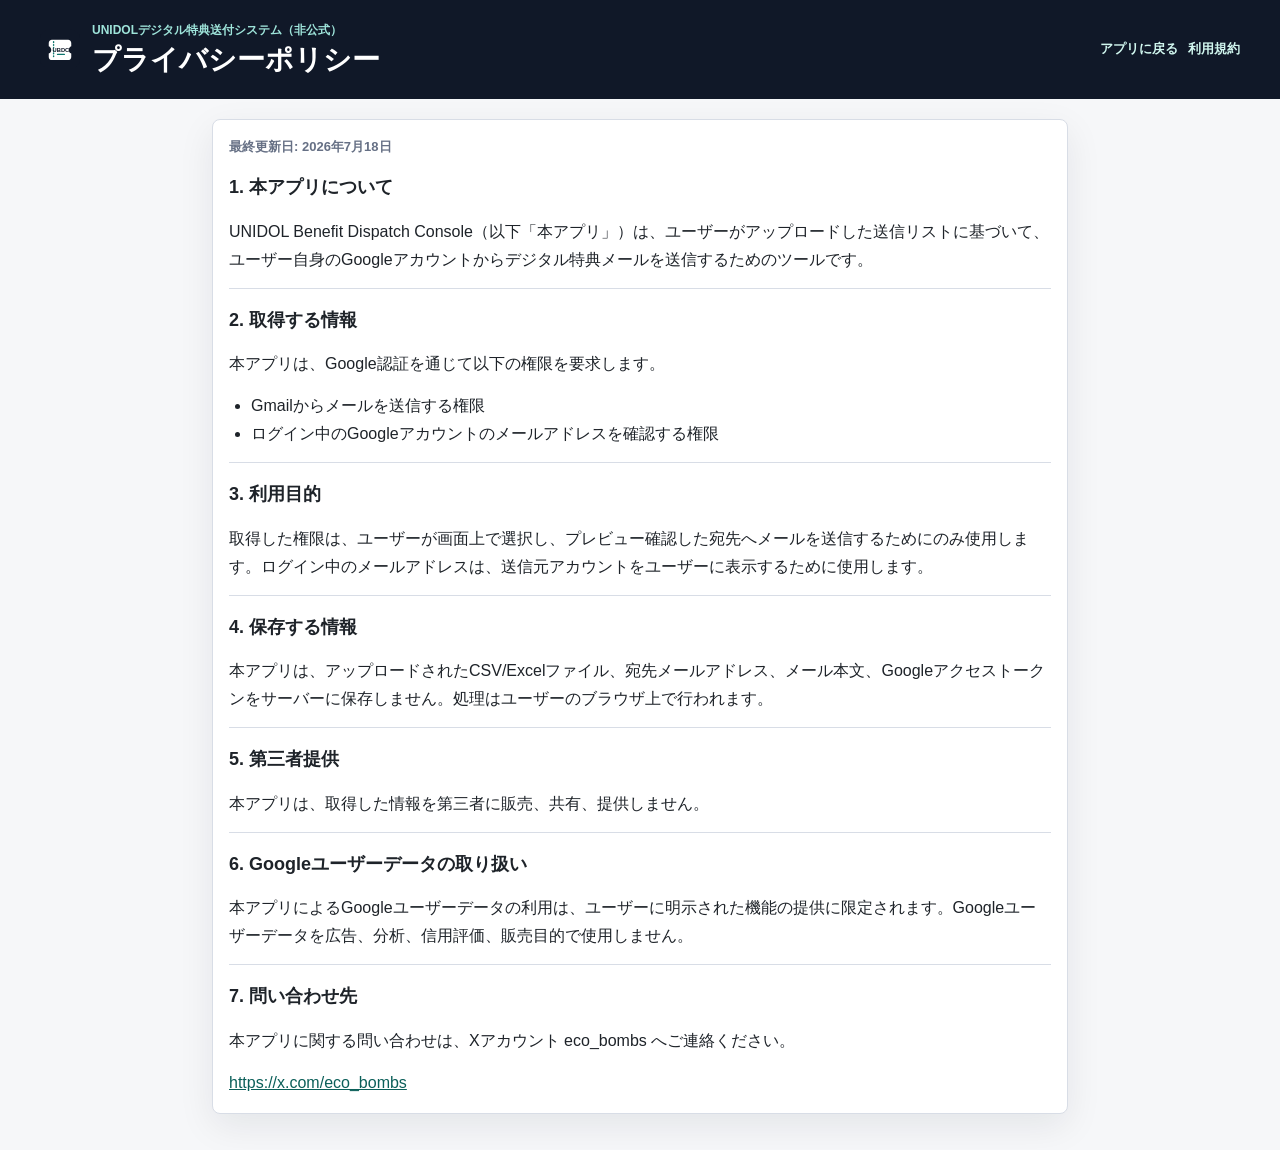
<file: privacy.html>
<!doctype html>
<html lang="ja">
  <head>
    <meta charset="utf-8">
    <meta name="viewport" content="width=device-width, initial-scale=1">
    <title>プライバシーポリシー | UNIDOL Benefit Dispatch Console</title>
    <link rel="icon" href="./logo.svg" type="image/svg+xml">
    <link rel="stylesheet" href="./styles.css">
  </head>
  <body>
    <header class="app-header">
      <div class="brand-lockup">
        <img class="app-logo" src="./logo.svg" alt="" aria-hidden="true">
        <div>
          <p class="eyebrow">UNIDOLデジタル特典送付システム（非公式）</p>
          <h1>プライバシーポリシー</h1>
        </div>
      </div>
      <nav class="header-links" aria-label="関連リンク">
        <a href="./index.html">アプリに戻る</a>
        <a href="./terms.html">利用規約</a>
      </nav>
    </header>

    <main class="legal-page">
      <section class="panel legal-panel">
        <p class="legal-updated">最終更新日: 2026年7月18日</p>

        <h2>1. 本アプリについて</h2>
        <p>UNIDOL Benefit Dispatch Console（以下「本アプリ」）は、ユーザーがアップロードした送信リストに基づいて、ユーザー自身のGoogleアカウントからデジタル特典メールを送信するためのツールです。</p>

        <h2>2. 取得する情報</h2>
        <p>本アプリは、Google認証を通じて以下の権限を要求します。</p>
        <ul>
          <li>Gmailからメールを送信する権限</li>
          <li>ログイン中のGoogleアカウントのメールアドレスを確認する権限</li>
        </ul>

        <h2>3. 利用目的</h2>
        <p>取得した権限は、ユーザーが画面上で選択し、プレビュー確認した宛先へメールを送信するためにのみ使用します。ログイン中のメールアドレスは、送信元アカウントをユーザーに表示するために使用します。</p>

        <h2>4. 保存する情報</h2>
        <p>本アプリは、アップロードされたCSV/Excelファイル、宛先メールアドレス、メール本文、Googleアクセストークンをサーバーに保存しません。処理はユーザーのブラウザ上で行われます。</p>

        <h2>5. 第三者提供</h2>
        <p>本アプリは、取得した情報を第三者に販売、共有、提供しません。</p>

        <h2>6. Googleユーザーデータの取り扱い</h2>
        <p>本アプリによるGoogleユーザーデータの利用は、ユーザーに明示された機能の提供に限定されます。Googleユーザーデータを広告、分析、信用評価、販売目的で使用しません。</p>

        <h2>7. 問い合わせ先</h2>
        <p>本アプリに関する問い合わせは、Xアカウント eco_bombs へご連絡ください。</p>
        <p><a href="https://x.com/eco_bombs">https://x.com/eco_bombs</a></p>
      </section>
    </main>
  </body>
</html>
</file>
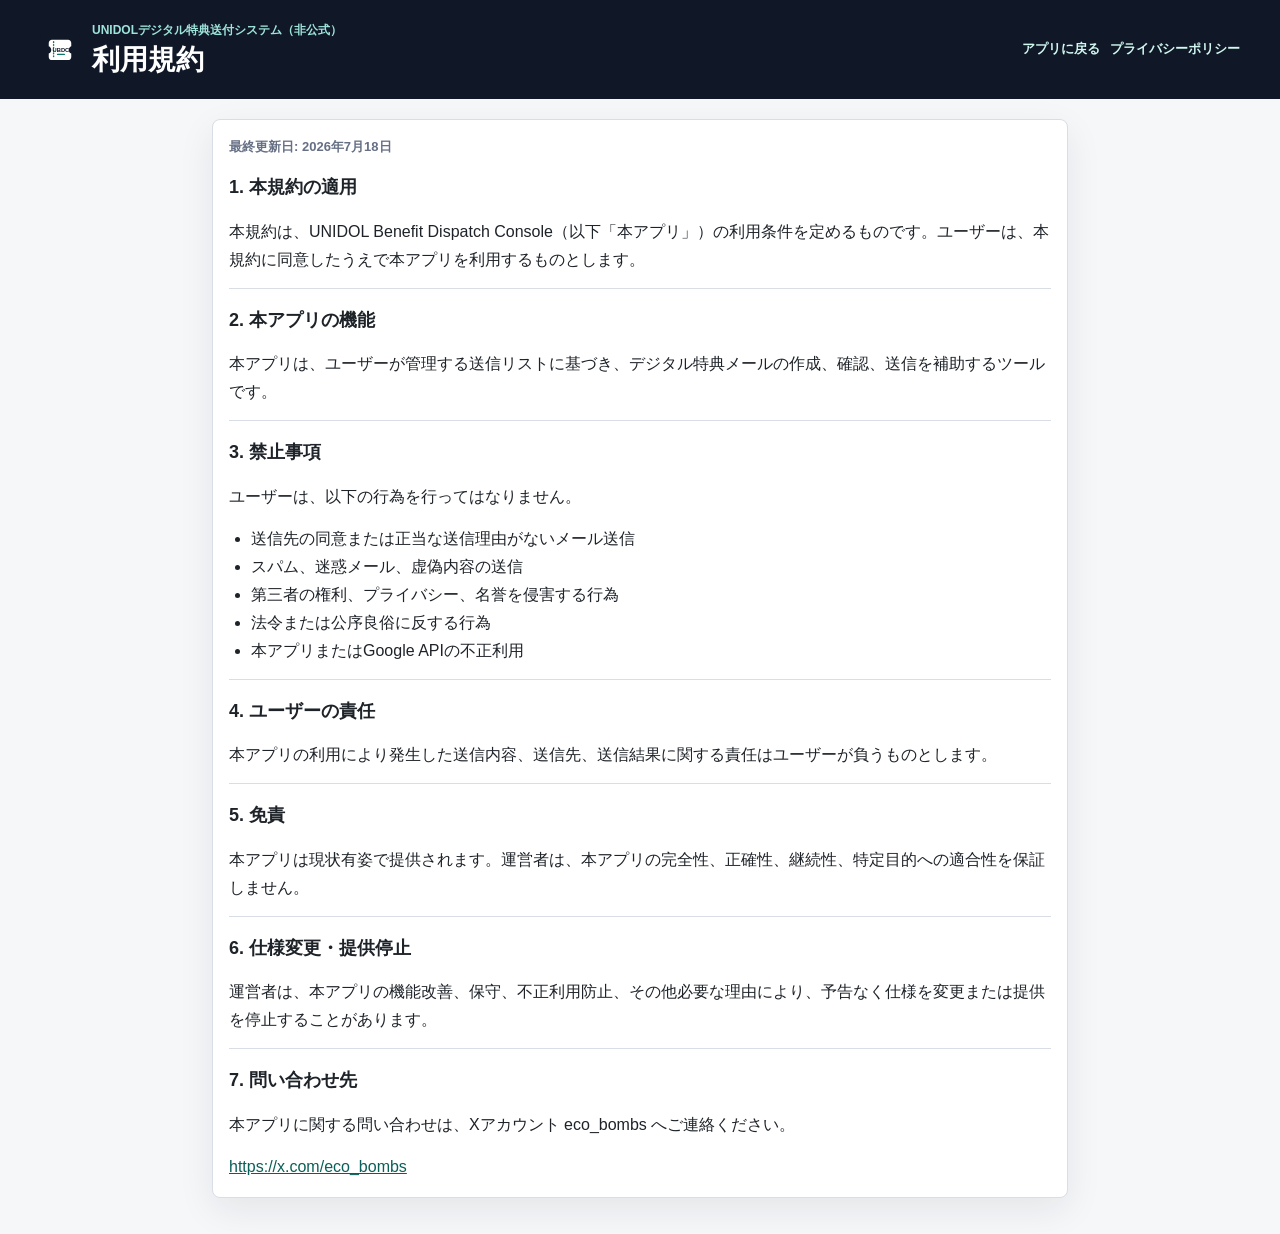
<file: terms.html>
<!doctype html>
<html lang="ja">
  <head>
    <meta charset="utf-8">
    <meta name="viewport" content="width=device-width, initial-scale=1">
    <title>利用規約 | UNIDOL Benefit Dispatch Console</title>
    <link rel="icon" href="./logo.svg" type="image/svg+xml">
    <link rel="stylesheet" href="./styles.css">
  </head>
  <body>
    <header class="app-header">
      <div class="brand-lockup">
        <img class="app-logo" src="./logo.svg" alt="" aria-hidden="true">
        <div>
          <p class="eyebrow">UNIDOLデジタル特典送付システム（非公式）</p>
          <h1>利用規約</h1>
        </div>
      </div>
      <nav class="header-links" aria-label="関連リンク">
        <a href="./index.html">アプリに戻る</a>
        <a href="./privacy.html">プライバシーポリシー</a>
      </nav>
    </header>

    <main class="legal-page">
      <section class="panel legal-panel">
        <p class="legal-updated">最終更新日: 2026年7月18日</p>

        <h2>1. 本規約の適用</h2>
        <p>本規約は、UNIDOL Benefit Dispatch Console（以下「本アプリ」）の利用条件を定めるものです。ユーザーは、本規約に同意したうえで本アプリを利用するものとします。</p>

        <h2>2. 本アプリの機能</h2>
        <p>本アプリは、ユーザーが管理する送信リストに基づき、デジタル特典メールの作成、確認、送信を補助するツールです。</p>

        <h2>3. 禁止事項</h2>
        <p>ユーザーは、以下の行為を行ってはなりません。</p>
        <ul>
          <li>送信先の同意または正当な送信理由がないメール送信</li>
          <li>スパム、迷惑メール、虚偽内容の送信</li>
          <li>第三者の権利、プライバシー、名誉を侵害する行為</li>
          <li>法令または公序良俗に反する行為</li>
          <li>本アプリまたはGoogle APIの不正利用</li>
        </ul>

        <h2>4. ユーザーの責任</h2>
        <p>本アプリの利用により発生した送信内容、送信先、送信結果に関する責任はユーザーが負うものとします。</p>

        <h2>5. 免責</h2>
        <p>本アプリは現状有姿で提供されます。運営者は、本アプリの完全性、正確性、継続性、特定目的への適合性を保証しません。</p>

        <h2>6. 仕様変更・提供停止</h2>
        <p>運営者は、本アプリの機能改善、保守、不正利用防止、その他必要な理由により、予告なく仕様を変更または提供を停止することがあります。</p>

        <h2>7. 問い合わせ先</h2>
        <p>本アプリに関する問い合わせは、Xアカウント eco_bombs へご連絡ください。</p>
        <p><a href="https://x.com/eco_bombs">https://x.com/eco_bombs</a></p>
      </section>
    </main>
  </body>
</html>
</file>
<file: styles.css>
:root {
  color-scheme: light;
  --bg: #f6f7f9;
  --panel: #ffffff;
  --text: #1e2329;
  --muted: #667085;
  --line: #d8dde6;
  --primary: #0f766e;
  --primary-dark: #0b5f59;
  --danger: #b42318;
  --warning: #b54708;
  --ok: #027a48;
  --shadow: 0 12px 36px rgba(16, 24, 40, 0.08);
}

* {
  box-sizing: border-box;
}

body {
  margin: 0;
  min-width: 320px;
  background: var(--bg);
  color: var(--text);
  font-family: -apple-system, BlinkMacSystemFont, "Segoe UI", sans-serif;
}

button,
input,
textarea {
  font: inherit;
}

button {
  border: 0;
  border-radius: 6px;
  background: var(--primary);
  color: #fff;
  cursor: pointer;
  min-height: 40px;
  padding: 0 14px;
  font-weight: 700;
}

button:hover {
  background: var(--primary-dark);
}

button:disabled {
  background: #aab2bd;
  cursor: not-allowed;
}

button.secondary {
  background: #eef2f6;
  color: #233142;
}

button.secondary:hover {
  background: #dde4ee;
}

.app-header {
  align-items: center;
  background: #101828;
  color: #fff;
  display: flex;
  gap: 24px;
  justify-content: space-between;
  padding: 22px clamp(16px, 4vw, 40px);
}

.brand-lockup {
  align-items: center;
  display: flex;
  gap: 12px;
  min-width: 0;
}

.app-logo {
  border-radius: 10px;
  flex: 0 0 auto;
  height: 40px;
  width: 40px;
}

.eyebrow {
  color: #9ee4da;
  font-size: 12px;
  font-weight: 800;
  letter-spacing: 0;
  margin: 0 0 4px;
  text-transform: uppercase;
}

h1,
h2,
p {
  margin: 0;
}

h1 {
  font-size: 28px;
  line-height: 1.2;
}

.app-purpose {
  color: #d0d5dd;
  font-size: 13px;
  line-height: 1.5;
  margin-top: 6px;
  max-width: 760px;
}

h2 {
  font-size: 17px;
}

.summary-strip {
  display: flex;
  flex-wrap: wrap;
  gap: 10px;
  justify-content: flex-end;
}

.summary-strip span {
  background: rgba(255, 255, 255, 0.12);
  border: 1px solid rgba(255, 255, 255, 0.18);
  border-radius: 6px;
  min-width: 96px;
  padding: 8px 10px;
  text-align: center;
}

.summary-strip strong {
  display: inline-block;
  font-size: 20px;
  margin-right: 3px;
}

.header-links {
  display: flex;
  flex-wrap: wrap;
  gap: 10px;
  justify-content: flex-end;
}

.header-links a,
.app-footer a {
  color: #d1f7ef;
  font-size: 13px;
  font-weight: 800;
  text-decoration: none;
}

.header-links a:hover,
.app-footer a:hover {
  text-decoration: underline;
}

.layout {
  display: grid;
  gap: 16px;
  grid-template-columns: minmax(0, 1fr) minmax(360px, 0.42fr);
  grid-template-areas:
    "setup preview"
    "editor preview"
    "recipients preview";
  padding: 16px clamp(12px, 3vw, 32px) 28px;
}

.legal-page {
  margin: 0 auto;
  max-width: 920px;
  padding: 20px clamp(12px, 3vw, 32px) 36px;
}

.legal-panel {
  display: grid;
  gap: 14px;
  line-height: 1.75;
}

.legal-panel h2 {
  border-top: 1px solid var(--line);
  font-size: 18px;
  padding-top: 16px;
}

.legal-panel h2:first-of-type {
  border-top: 0;
  padding-top: 0;
}

.legal-panel ul {
  margin: 0;
  padding-left: 22px;
}

.legal-panel a {
  color: var(--primary-dark);
  overflow-wrap: anywhere;
}

.legal-updated {
  color: var(--muted);
  font-size: 13px;
  font-weight: 700;
}

.panel {
  background: var(--panel);
  border: 1px solid var(--line);
  border-radius: 8px;
  box-shadow: var(--shadow);
  padding: 16px;
}

.setup-panel {
  grid-area: setup;
}

.editor-panel {
  display: grid;
  gap: 14px;
  grid-area: editor;
}

.recipients-panel {
  grid-area: recipients;
}

.preview-panel {
  align-self: start;
  display: grid;
  gap: 14px;
  grid-area: preview;
  position: sticky;
  top: 16px;
}

.panel-header {
  align-items: center;
  display: flex;
  gap: 12px;
  justify-content: space-between;
  margin-bottom: 14px;
}

.actions {
  display: flex;
  flex-wrap: wrap;
  gap: 8px;
}

.drop-zone {
  align-items: center;
  border: 1px dashed #98a2b3;
  border-radius: 8px;
  cursor: pointer;
  display: grid;
  gap: 4px;
  justify-items: center;
  margin-bottom: 14px;
  min-height: 112px;
  padding: 18px;
  text-align: center;
}

.drop-zone:hover {
  border-color: var(--primary);
}

.drop-zone input {
  inline-size: 1px;
  opacity: 0;
  position: absolute;
}

.drop-zone span {
  font-weight: 800;
}

.drop-zone small,
label small,
label span,
.preview-meta span {
  color: var(--muted);
  font-size: 12px;
  font-weight: 700;
}

.field-grid {
  display: grid;
  gap: 12px;
  grid-template-columns: repeat(3, minmax(0, 1fr));
}

label {
  display: grid;
  gap: 6px;
}

input[type="email"],
input[type="text"],
input[type="url"],
textarea {
  border: 1px solid var(--line);
  border-radius: 6px;
  inline-size: 100%;
  padding: 10px 11px;
}

textarea {
  line-height: 1.55;
  resize: vertical;
}

.table-wrap {
  overflow-x: auto;
}

table {
  border-collapse: collapse;
  inline-size: 100%;
  min-width: 860px;
}

th,
td {
  border-bottom: 1px solid var(--line);
  padding: 9px 8px;
  text-align: left;
  vertical-align: top;
}

th {
  background: #f2f4f7;
  color: #344054;
  font-size: 12px;
  position: sticky;
  top: 0;
}

tbody tr {
  cursor: pointer;
}

tbody tr:hover,
tbody tr.active {
  background: #ecfdf3;
}

tbody tr.needs-review {
  background: #fff1f0;
}

tbody tr.needs-review:hover,
tbody tr.needs-review.active {
  background: #ffe4e1;
}

.check-cell {
  inline-size: 54px;
  text-align: center;
}

.empty-state {
  color: var(--muted);
  cursor: default;
  padding: 24px;
  text-align: center;
}

.status {
  border-radius: 999px;
  display: inline-block;
  font-size: 12px;
  font-weight: 800;
  padding: 3px 8px;
}

.status-list {
  display: flex;
  flex-wrap: wrap;
  gap: 5px;
  min-width: 150px;
}

.status.ok {
  background: #dcfae6;
  color: var(--ok);
}

.status.error {
  background: #fee4e2;
  color: var(--danger);
}

.status.warn {
  background: #fef0c7;
  color: var(--warning);
}

.pill {
  background: #eef2f6;
  border-radius: 999px;
  color: #344054;
  font-size: 12px;
  font-weight: 800;
  padding: 5px 10px;
}

.preview-meta {
  display: grid;
  gap: 4px;
}

#previewBody {
  background: #111827;
  border-radius: 8px;
  color: #f9fafb;
  line-height: 1.65;
  margin: 0;
  min-height: 420px;
  overflow: auto;
  padding: 14px;
  white-space: pre-wrap;
}

.send-box {
  border-top: 1px solid var(--line);
  display: grid;
  gap: 10px;
  padding-top: 14px;
}

#limitMessage {
  color: var(--muted);
  font-size: 13px;
}

dialog {
  border: 0;
  border-radius: 8px;
  box-shadow: 0 24px 80px rgba(16, 24, 40, 0.28);
  max-width: 420px;
  padding: 20px;
}

dialog::backdrop {
  background: rgba(16, 24, 40, 0.48);
}

menu {
  display: flex;
  gap: 10px;
  justify-content: flex-end;
  margin: 18px 0 0;
  padding: 0;
}

#toast {
  background: #101828;
  border-radius: 8px;
  bottom: 18px;
  color: #fff;
  left: 50%;
  max-width: min(520px, calc(100vw - 24px));
  opacity: 0;
  padding: 12px 14px;
  pointer-events: none;
  position: fixed;
  transform: translate(-50%, 18px);
  transition: opacity 160ms ease, transform 160ms ease;
  z-index: 10;
}

#toast.visible {
  opacity: 1;
  transform: translate(-50%, 0);
}

.app-footer {
  align-items: center;
  background: #101828;
  display: flex;
  gap: 16px;
  justify-content: center;
  padding: 18px;
}

@media (max-width: 980px) {
  .app-header {
    align-items: flex-start;
    flex-direction: column;
  }

  .summary-strip {
    justify-content: flex-start;
  }

  .layout {
    grid-template-columns: 1fr;
    grid-template-areas:
      "setup"
      "editor"
      "recipients"
      "preview";
  }

  .preview-panel {
    position: static;
  }

  .field-grid {
    grid-template-columns: 1fr;
  }
}
</file>
